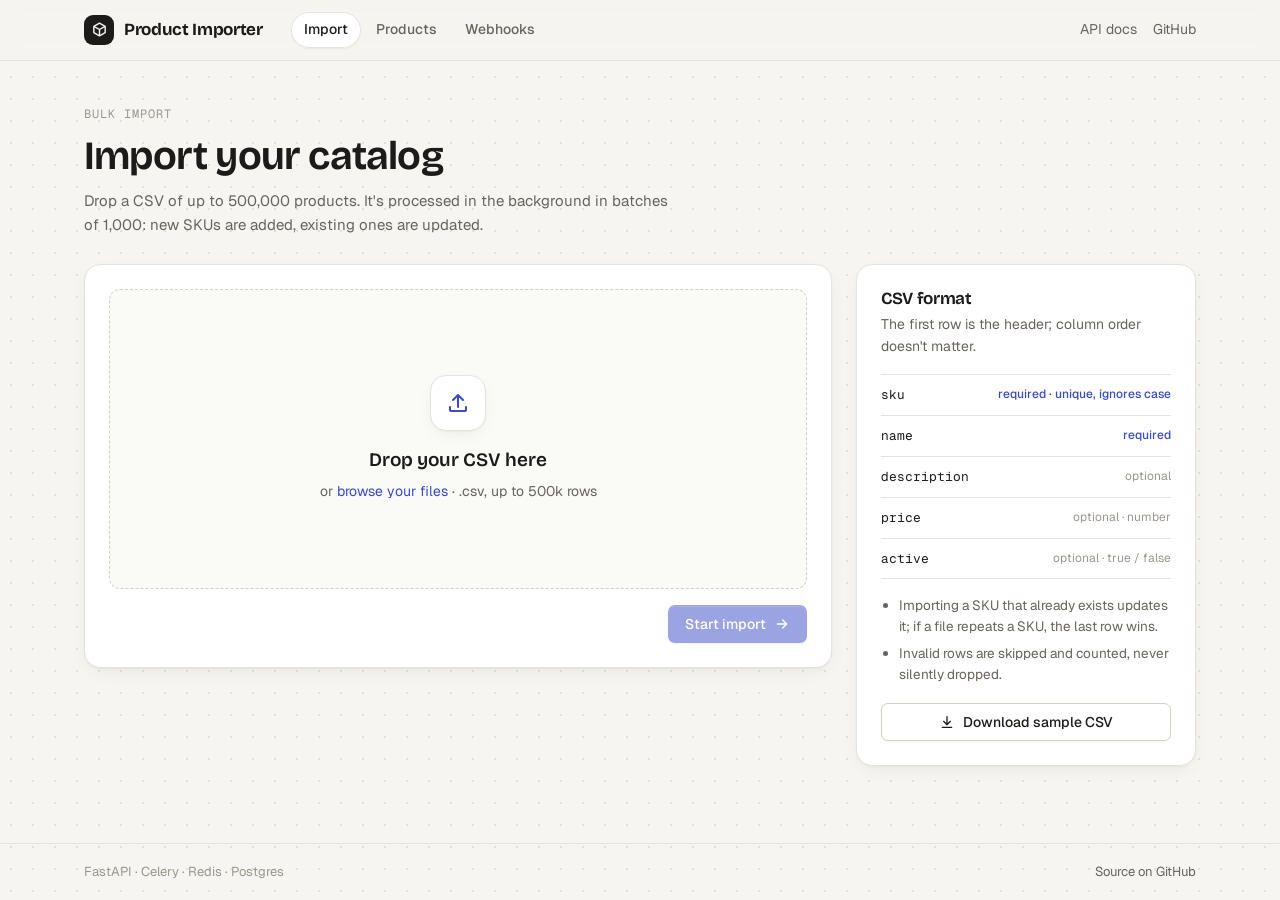
<file: frontend/index.html>
<!DOCTYPE html>
<html lang="en">
<head>
  <meta charset="utf-8">
  <meta name="viewport" content="width=device-width, initial-scale=1">
  <title>Import · Product Importer</title>
  <meta name="description" content="Bulk-import product catalogs from CSV with live progress, then manage products and webhooks.">
  <link rel="icon" href="data:image/svg+xml,%3Csvg xmlns='http://www.w3.org/2000/svg' viewBox='0 0 32 32'%3E%3Crect width='32' height='32' rx='8' fill='%231c1b19'/%3E%3Cpath d='M9 12l7-4 7 4v8l-7 4-7-4z M9 12l7 4 7-4 M16 16v8' fill='none' stroke='%23f6f5f1' stroke-width='2' stroke-linejoin='round'/%3E%3C/svg%3E">
  <link rel="preconnect" href="https://fonts.googleapis.com">
  <link rel="preconnect" href="https://fonts.gstatic.com" crossorigin>
  <link href="https://fonts.googleapis.com/css2?family=Bricolage+Grotesque:opsz,wght@12..96,500..700&family=Geist:wght@400;500;600&family=Geist+Mono:wght@400;500&display=swap" rel="stylesheet">
  <link rel="stylesheet" href="styles.css">
</head>
<body data-page="upload">
  <header class="site-header">
    <div class="header-inner">
      <a class="brand" href="/">
        <span class="brand-mark"><svg viewBox="0 0 24 24" fill="none" stroke="currentColor" stroke-width="2" stroke-linejoin="round"><path d="M4 7.5 12 3l8 4.5v9L12 21l-8-4.5z"/><path d="m4 7.5 8 4.5 8-4.5M12 12v9"/></svg></span>
        Product Importer
      </a>
      <nav class="nav" aria-label="Main">
        <a href="/" aria-current="page">Import</a>
        <a href="/products.html">Products</a>
        <a href="/webhooks.html">Webhooks</a>
      </nav>
      <div class="header-links">
        <a href="/docs">API docs</a>
        <a href="https://github.com/VedPawar1410/product-importer">GitHub</a>
      </div>
    </div>
  </header>

  <main>
    <div class="page-head reveal">
      <div>
        <p class="eyebrow">Bulk import</p>
        <h1 class="page-title">Import your catalog</h1>
        <p class="page-sub">Drop a CSV of up to 500,000 products. It's processed in the background in batches of 1,000: new SKUs are added, existing ones are updated.</p>
      </div>
    </div>

    <div class="upload-grid">
      <section class="card card-pad reveal reveal-2" aria-label="Upload">
        <!-- Stage 1: choose a file -->
        <div id="pickStage">
          <label class="dropzone" id="dropzone">
            <input type="file" id="csvFile" accept=".csv,text/csv" aria-label="Choose a CSV file">
            <span class="drop-icon"><svg viewBox="0 0 24 24" fill="none" stroke="currentColor" stroke-width="2" stroke-linecap="round" stroke-linejoin="round"><path d="M12 16V4M7 9l5-5 5 5"/><path d="M4 16v3a1 1 0 0 0 1 1h14a1 1 0 0 0 1-1v-3"/></svg></span>
            <span class="drop-title">Drop your CSV here</span>
            <span class="drop-sub">or <a>browse your files</a> · .csv, up to 500k rows</span>
          </label>

          <div id="fileChip" class="file-chip" hidden style="margin-top: 16px">
            <span class="file-icon">CSV</span>
            <div class="file-meta">
              <div class="file-name" id="fileName"></div>
              <div class="file-size" id="fileSize"></div>
            </div>
            <button type="button" class="icon-btn" id="clearFileBtn" aria-label="Remove file">
              <svg viewBox="0 0 24 24" fill="none" stroke="currentColor" stroke-width="2" stroke-linecap="round"><path d="M18 6 6 18M6 6l12 12"/></svg>
            </button>
          </div>

          <div class="upload-actions">
            <button type="button" class="btn btn-primary" id="uploadBtn" disabled>
              Start import
              <svg viewBox="0 0 24 24" fill="none" stroke="currentColor" stroke-width="2" stroke-linecap="round" stroke-linejoin="round"><path d="M5 12h14M13 6l6 6-6 6"/></svg>
            </button>
          </div>
        </div>

        <!-- Stage 2: live progress -->
        <div id="progressStage" hidden>
          <div class="progress-head">
            <div class="file-meta">
              <span class="file-icon">CSV</span>
              <div style="min-width: 0">
                <div class="file-name" id="pFileName"></div>
                <div class="file-size" id="pFileSize"></div>
              </div>
            </div>
            <span id="statusPill" class="pill pill-muted" role="status">Uploading</span>
          </div>

          <div class="progress-body">
            <div class="ring" id="ring">
              <svg viewBox="0 0 120 120" aria-hidden="true">
                <circle class="track" cx="60" cy="60" r="52"/>
                <circle class="bar" id="ringBar" cx="60" cy="60" r="52"/>
              </svg>
              <div class="ring-label">
                <div class="pct"><span id="pct">0</span><small>%</small></div>
                <div class="sub" id="ringSub">uploading</div>
              </div>
            </div>
            <div class="stat-grid">
              <div class="stat"><div class="stat-label">Imported</div><div class="stat-value success" id="statOk">0</div></div>
              <div class="stat"><div class="stat-label">Failed</div><div class="stat-value" id="statFailed">0</div></div>
              <div class="stat"><div class="stat-label">Total rows</div><div class="stat-value" id="statTotal">–</div></div>
              <div class="stat"><div class="stat-label">Rows / sec</div><div class="stat-value" id="statRate">–</div></div>
              <div class="stat"><div class="stat-label">Elapsed</div><div class="stat-value" id="statElapsed">0s</div></div>
              <div class="stat"><div class="stat-label">Time left</div><div class="stat-value" id="statEta">–</div></div>
            </div>
          </div>

          <div id="resultBanner" class="result-banner" hidden>
            <p id="resultText"></p>
            <div class="result-actions" id="resultActions"></div>
          </div>
          <p class="wake-hint" id="wakeHint" hidden>The free server sleeps when idle, so the first request can take up to a minute.</p>
        </div>
      </section>

      <aside class="card card-pad reveal reveal-3" aria-label="CSV format">
        <h3>CSV format</h3>
        <p class="modal-text" style="font-size: 14px">The first row is the header; column order doesn't matter.</p>
        <ul class="format-list">
          <li><code>sku</code><span class="req yes">required · unique, ignores case</span></li>
          <li><code>name</code><span class="req yes">required</span></li>
          <li><code>description</code><span class="req">optional</span></li>
          <li><code>price</code><span class="req">optional · number</span></li>
          <li><code>active</code><span class="req">optional · true / false</span></li>
        </ul>
        <ul class="format-notes">
          <li>Importing a SKU that already exists updates it; if a file repeats a SKU, the last row wins.</li>
          <li>Invalid rows are skipped and counted, never silently dropped.</li>
        </ul>
        <a class="btn btn-secondary" href="sample-products.csv" download style="width: 100%">
          <svg viewBox="0 0 24 24" fill="none" stroke="currentColor" stroke-width="2" stroke-linecap="round" stroke-linejoin="round"><path d="M12 4v12M7 11l5 5 5-5M5 20h14"/></svg>
          Download sample CSV
        </a>
      </aside>
    </div>
  </main>

  <footer class="site-footer">
    <div class="footer-inner">
      <span>FastAPI · Celery · Redis · Postgres</span>
      <a href="https://github.com/VedPawar1410/product-importer">Source on GitHub</a>
    </div>
  </footer>

  <div class="toasts" id="toasts" aria-live="polite"></div>
  <script src="app.js"></script>
</body>
</html>
</file>
<file: frontend/styles.css>
/* ==========================================================================
   Product Importer – design system
   Clean light SaaS, "precision instrument": warm paper, hairline borders,
   one cobalt accent, monospace for data. Dark mode follows the OS.
   ========================================================================== */

:root {
  --bg: #f6f5f1;
  --surface: #ffffff;
  --surface-2: #fafaf7;
  --border: #e6e3dc;
  --border-strong: #d4d0c7;
  --text: #1c1b19;
  --muted: #67645d;
  --subtle: #9b978e;
  --dot: #e2dfd7;

  --accent: #3949c7;
  --accent-hover: #2d3bab;
  --accent-soft: #eef0fc;
  --accent-ring: rgba(57, 73, 199, 0.22);

  --success: #127349;
  --success-soft: #e6f4ec;
  --danger: #be3329;
  --danger-hover: #a3291f;
  --danger-soft: #fcecea;
  --warning: #9a5a06;
  --warning-soft: #fbf1e1;

  --radius-sm: 7px;
  --radius: 11px;
  --radius-lg: 16px;
  --shadow-sm: 0 1px 2px rgba(28, 27, 25, 0.05);
  --shadow: 0 1px 2px rgba(28, 27, 25, 0.04), 0 6px 20px -6px rgba(28, 27, 25, 0.08);
  --shadow-lg: 0 2px 6px rgba(28, 27, 25, 0.05), 0 24px 60px -12px rgba(28, 27, 25, 0.22);

  --font-display: "Bricolage Grotesque", ui-sans-serif, system-ui, sans-serif;
  --font-body: "Geist", ui-sans-serif, system-ui, sans-serif;
  --font-mono: "Geist Mono", ui-monospace, "SF Mono", Menlo, monospace;

  --ease: cubic-bezier(0.2, 0.8, 0.2, 1);
  color-scheme: light;
}

@media (prefers-color-scheme: dark) {
  :root {
    --bg: #121211;
    --surface: #1a1a18;
    --surface-2: #1f1f1d;
    --border: #2c2b28;
    --border-strong: #3a3935;
    --text: #efede8;
    --muted: #a9a59c;
    --subtle: #79766e;
    --dot: #22221f;

    --accent: #7d8bff;
    --accent-hover: #97a2ff;
    --accent-soft: rgba(125, 139, 255, 0.12);
    --accent-ring: rgba(125, 139, 255, 0.3);

    --success: #4cc08a;
    --success-soft: rgba(76, 192, 138, 0.12);
    --danger: #f0776c;
    --danger-hover: #f58f86;
    --danger-soft: rgba(240, 119, 108, 0.12);
    --warning: #e7a948;
    --warning-soft: rgba(231, 169, 72, 0.12);

    --shadow-sm: 0 1px 2px rgba(0, 0, 0, 0.3);
    --shadow: 0 1px 2px rgba(0, 0, 0, 0.3), 0 8px 24px -8px rgba(0, 0, 0, 0.5);
    --shadow-lg: 0 24px 60px -12px rgba(0, 0, 0, 0.7);
    color-scheme: dark;
  }
}

/* --- Base ---------------------------------------------------------------- */

*, *::before, *::after { box-sizing: border-box; }

html { -webkit-text-size-adjust: 100%; }

body {
  margin: 0;
  min-height: 100vh;
  display: flex;
  flex-direction: column;
  font-family: var(--font-body);
  font-size: 15px;
  line-height: 1.55;
  color: var(--text);
  background-color: var(--bg);
  /* faint dot grid: graph paper for a data tool */
  background-image: radial-gradient(var(--dot) 1px, transparent 1.2px);
  background-size: 22px 22px;
  -webkit-font-smoothing: antialiased;
}

h1, h2, h3 {
  font-family: var(--font-display);
  font-weight: 650;
  letter-spacing: -0.02em;
  line-height: 1.15;
  margin: 0;
}

a { color: var(--accent); text-decoration: none; }
a:hover { color: var(--accent-hover); }

code, .mono { font-family: var(--font-mono); font-size: 0.92em; }

:focus-visible {
  outline: 2px solid var(--accent);
  outline-offset: 2px;
  border-radius: 4px;
}

[hidden] { display: none !important; }

/* --- Header -------------------------------------------------------------- */

.site-header {
  position: sticky;
  top: 0;
  z-index: 20;
  background: color-mix(in srgb, var(--bg) 82%, transparent);
  backdrop-filter: saturate(1.4) blur(10px);
  -webkit-backdrop-filter: saturate(1.4) blur(10px);
  border-bottom: 1px solid var(--border);
}

.header-inner {
  max-width: 1160px;
  margin: 0 auto;
  padding: 12px 24px;
  display: flex;
  align-items: center;
  gap: 28px;
}

.brand {
  display: flex;
  align-items: center;
  gap: 10px;
  color: var(--text);
  font-family: var(--font-display);
  font-weight: 700;
  font-size: 17px;
  letter-spacing: -0.02em;
}
.brand:hover { color: var(--text); }

.brand-mark {
  width: 30px; height: 30px;
  display: grid; place-items: center;
  border-radius: 9px;
  background: var(--text);
  color: var(--bg);
}
.brand-mark svg { width: 17px; height: 17px; }

.nav { display: flex; gap: 2px; }

.nav a {
  padding: 7px 13px;
  border-radius: 999px;
  color: var(--muted);
  font-size: 14px;
  font-weight: 500;
  transition: color 0.15s, background 0.15s;
}
.nav a:hover { color: var(--text); background: var(--surface-2); }
.nav a[aria-current="page"] {
  color: var(--text);
  background: var(--surface);
  box-shadow: var(--shadow-sm), inset 0 0 0 1px var(--border);
}

.header-links { margin-left: auto; display: flex; gap: 16px; font-size: 14px; }
.header-links a { color: var(--muted); }
.header-links a:hover { color: var(--text); }

/* --- Layout -------------------------------------------------------------- */

main {
  flex: 1;
  width: 100%;
  max-width: 1160px;
  margin: 0 auto;
  padding: 44px 24px 64px;
}

.page-head {
  display: flex;
  align-items: flex-end;
  justify-content: space-between;
  gap: 20px;
  flex-wrap: wrap;
  margin-bottom: 28px;
}

.eyebrow {
  font-family: var(--font-mono);
  font-size: 12px;
  letter-spacing: 0.08em;
  text-transform: uppercase;
  color: var(--subtle);
  margin: 0 0 10px;
}

.page-title { font-size: clamp(30px, 4vw, 40px); }

.page-sub { color: var(--muted); margin: 10px 0 0; max-width: 60ch; }

.card {
  background: var(--surface);
  border: 1px solid var(--border);
  border-radius: var(--radius-lg);
  box-shadow: var(--shadow);
}

.card-pad { padding: 24px; }

.card h3 { font-size: 17px; margin-bottom: 6px; }

.site-footer {
  border-top: 1px solid var(--border);
  color: var(--subtle);
  font-size: 13px;
}
.site-footer .footer-inner {
  max-width: 1160px;
  margin: 0 auto;
  padding: 18px 24px;
  display: flex;
  justify-content: space-between;
  gap: 12px;
  flex-wrap: wrap;
}
.site-footer a { color: var(--muted); }

/* staggered page-load reveal */
.reveal { animation: rise 0.55s var(--ease) both; }
.reveal-2 { animation-delay: 0.07s; }
.reveal-3 { animation-delay: 0.14s; }

@keyframes rise {
  from { opacity: 0; transform: translateY(8px); }
  to { opacity: 1; transform: none; }
}

/* --- Buttons ------------------------------------------------------------- */

.btn {
  display: inline-flex;
  align-items: center;
  justify-content: center;
  gap: 8px;
  height: 38px;
  padding: 0 16px;
  border-radius: var(--radius-sm);
  border: 1px solid transparent;
  font: 500 14px/1 var(--font-body);
  cursor: pointer;
  white-space: nowrap;
  transition: background 0.15s, border-color 0.15s, color 0.15s, transform 0.1s, box-shadow 0.15s;
}
.btn:active:not(:disabled) { transform: translateY(1px); }
.btn:disabled { opacity: 0.5; cursor: not-allowed; }
.btn svg { width: 16px; height: 16px; flex: none; }

.btn-primary {
  background: var(--accent);
  color: #fff;
  box-shadow: 0 1px 2px rgba(28, 27, 25, 0.12), inset 0 1px 0 rgba(255, 255, 255, 0.14);
}
.btn-primary:hover:not(:disabled) { background: var(--accent-hover); color: #fff; }

.btn-secondary {
  background: var(--surface);
  color: var(--text);
  border-color: var(--border-strong);
  box-shadow: var(--shadow-sm);
}
.btn-secondary:hover:not(:disabled) { background: var(--surface-2); border-color: var(--subtle); color: var(--text); }

.btn-ghost { background: transparent; color: var(--muted); }
.btn-ghost:hover:not(:disabled) { color: var(--text); background: var(--surface-2); }

.btn-danger { background: var(--danger); color: #fff; }
.btn-danger:hover:not(:disabled) { background: var(--danger-hover); }

.btn-danger-ghost { background: transparent; color: var(--danger); border-color: var(--border-strong); }
.btn-danger-ghost:hover:not(:disabled) { background: var(--danger-soft); border-color: var(--danger); }

.btn-sm { height: 30px; padding: 0 10px; font-size: 13px; }

.icon-btn {
  width: 30px; height: 30px;
  display: inline-grid; place-items: center;
  border: 0; border-radius: var(--radius-sm);
  background: transparent; color: var(--muted);
  cursor: pointer;
  transition: background 0.15s, color 0.15s;
}
.icon-btn:hover { background: var(--surface-2); color: var(--text); }
.icon-btn.danger:hover { background: var(--danger-soft); color: var(--danger); }
.icon-btn svg { width: 16px; height: 16px; }

.spinner {
  width: 15px; height: 15px;
  border: 2px solid currentColor;
  border-right-color: transparent;
  border-radius: 50%;
  animation: spin 0.7s linear infinite;
}
@keyframes spin { to { transform: rotate(360deg); } }

/* --- Forms --------------------------------------------------------------- */

.field { display: flex; flex-direction: column; gap: 6px; }
.field label, .field-label { font-size: 13px; font-weight: 500; color: var(--muted); }
.field-hint { font-size: 12.5px; color: var(--subtle); }

.input, .select, .textarea {
  width: 100%;
  height: 38px;
  padding: 0 12px;
  border: 1px solid var(--border-strong);
  border-radius: var(--radius-sm);
  background: var(--surface);
  color: var(--text);
  font: 400 14px var(--font-body);
  transition: border-color 0.15s, box-shadow 0.15s;
}
.textarea { height: auto; min-height: 84px; padding: 10px 12px; resize: vertical; }
.input::placeholder, .textarea::placeholder { color: var(--subtle); }
.input:focus, .select:focus, .textarea:focus {
  outline: none;
  border-color: var(--accent);
  box-shadow: 0 0 0 3px var(--accent-ring);
}
.input.mono { font-family: var(--font-mono); font-size: 13.5px; }

.input-icon { position: relative; }
.input-icon svg {
  position: absolute; left: 11px; top: 50%; transform: translateY(-50%);
  width: 15px; height: 15px; color: var(--subtle); pointer-events: none;
}
.input-icon .input { padding-left: 34px; }

.form-error {
  padding: 10px 12px;
  border-radius: var(--radius-sm);
  background: var(--danger-soft);
  color: var(--danger);
  font-size: 13.5px;
}

.switch { display: inline-flex; align-items: center; gap: 10px; cursor: pointer; font-size: 14px; }
.switch input { appearance: none; -webkit-appearance: none; width: 34px; height: 20px; margin: 0; border-radius: 999px; background: var(--border-strong); position: relative; cursor: pointer; transition: background 0.2s; }
.switch input::after { content: ""; position: absolute; top: 2px; left: 2px; width: 16px; height: 16px; border-radius: 50%; background: #fff; box-shadow: var(--shadow-sm); transition: transform 0.2s var(--ease); }
.switch input:checked { background: var(--accent); }
.switch input:checked::after { transform: translateX(14px); }

.segmented {
  display: inline-flex;
  padding: 3px;
  border-radius: var(--radius-sm);
  background: var(--surface-2);
  border: 1px solid var(--border);
}
.segmented button {
  height: 30px;
  padding: 0 12px;
  border: 0;
  border-radius: 5px;
  background: transparent;
  color: var(--muted);
  font: 500 13px var(--font-body);
  cursor: pointer;
}
.segmented button[aria-pressed="true"] { background: var(--surface); color: var(--text); box-shadow: var(--shadow-sm), 0 0 0 1px var(--border); }

/* --- Pills --------------------------------------------------------------- */

.pill {
  display: inline-flex;
  align-items: center;
  gap: 6px;
  padding: 2px 9px;
  border-radius: 999px;
  font-size: 12.5px;
  font-weight: 500;
  line-height: 20px;
  white-space: nowrap;
}
.pill::before { content: ""; width: 6px; height: 6px; border-radius: 50%; background: currentColor; }
.pill-success { background: var(--success-soft); color: var(--success); }
.pill-muted { background: var(--surface-2); color: var(--muted); box-shadow: inset 0 0 0 1px var(--border); }
.pill-danger { background: var(--danger-soft); color: var(--danger); }
.pill-warning { background: var(--warning-soft); color: var(--warning); }
.pill-accent { background: var(--accent-soft); color: var(--accent); }
.pill-live::before { animation: pulse 1.4s ease-in-out infinite; }
@keyframes pulse { 50% { opacity: 0.3; } }

.tag {
  font-family: var(--font-mono);
  font-size: 12.5px;
  padding: 2px 8px;
  border-radius: 6px;
  background: var(--accent-soft);
  color: var(--accent);
  white-space: nowrap;
}

/* --- Upload page --------------------------------------------------------- */

.upload-grid {
  display: grid;
  grid-template-columns: minmax(0, 1fr) 340px;
  gap: 24px;
  align-items: start;
}

.dropzone {
  position: relative;
  display: flex;
  flex-direction: column;
  align-items: center;
  justify-content: center;
  gap: 14px;
  min-height: 300px;
  padding: 40px 24px;
  border: 1.5px dashed var(--border-strong);
  border-radius: var(--radius);
  background: var(--surface-2);
  text-align: center;
  cursor: pointer;
  transition: border-color 0.2s, background 0.2s, transform 0.2s var(--ease);
}
.dropzone:hover { border-color: var(--subtle); }
.dropzone:focus-within { border-color: var(--accent); box-shadow: 0 0 0 3px var(--accent-ring); }
.dropzone.is-dragging {
  border-color: var(--accent);
  background: var(--accent-soft);
  transform: scale(1.01);
}
.dropzone input { position: absolute; inset: 0; width: 100%; height: 100%; opacity: 0; cursor: pointer; }

.drop-icon {
  width: 56px; height: 56px;
  display: grid; place-items: center;
  border-radius: 16px;
  background: var(--surface);
  border: 1px solid var(--border);
  box-shadow: var(--shadow);
  color: var(--accent);
  transition: transform 0.3s var(--ease);
}
.dropzone:hover .drop-icon, .dropzone.is-dragging .drop-icon { transform: translateY(-3px); }
.drop-icon svg { width: 24px; height: 24px; }
.drop-title { font-family: var(--font-display); font-size: 19px; font-weight: 600; }
.drop-sub { color: var(--muted); font-size: 14px; margin-top: -8px; }

.file-chip {
  display: flex;
  align-items: center;
  gap: 12px;
  padding: 12px 14px;
  border: 1px solid var(--border);
  border-radius: var(--radius);
  background: var(--surface);
  animation: rise 0.3s var(--ease) both;
}
.file-icon {
  width: 36px; height: 36px; flex: none;
  display: grid; place-items: center;
  border-radius: 9px;
  background: var(--success-soft); color: var(--success);
  font: 600 10.5px var(--font-mono);
}
.file-meta { flex: 1; min-width: 0; }
.file-name { font-weight: 500; overflow: hidden; text-overflow: ellipsis; white-space: nowrap; }
.file-size { font-family: var(--font-mono); font-size: 12.5px; color: var(--subtle); }

.upload-actions { display: flex; justify-content: flex-end; gap: 10px; margin-top: 16px; }

/* progress panel */
.progress-head { display: flex; align-items: center; justify-content: space-between; gap: 12px; margin-bottom: 22px; }
.progress-head .file-meta { display: flex; align-items: center; gap: 12px; }

.progress-body { display: flex; align-items: center; gap: 32px; }

.ring { position: relative; width: 132px; height: 132px; flex: none; }
.ring svg { width: 100%; height: 100%; transform: rotate(-90deg); }
.ring circle { fill: none; stroke-width: 9; }
.ring .track { stroke: var(--border); }
.ring .bar { stroke: var(--accent); stroke-linecap: round; transition: stroke-dashoffset 0.6s var(--ease), stroke 0.3s; }
.ring.done .bar { stroke: var(--success); }
.ring.failed .bar { stroke: var(--danger); }
.ring-label {
  position: absolute; inset: 0;
  display: flex; flex-direction: column; align-items: center; justify-content: center;
}
.ring-label .pct { font: 600 30px/1 var(--font-display); letter-spacing: -0.03em; font-variant-numeric: tabular-nums; }
.ring-label .pct small { font-size: 16px; color: var(--muted); }
.ring-label .sub { font-size: 12px; color: var(--subtle); margin-top: 4px; }

.stat-grid { flex: 1; display: grid; grid-template-columns: repeat(3, minmax(0, 1fr)); gap: 1px; background: var(--border); border: 1px solid var(--border); border-radius: var(--radius); overflow: hidden; }
.stat { background: var(--surface); padding: 14px 16px; }
.stat-label { font-size: 11.5px; color: var(--subtle); text-transform: uppercase; letter-spacing: 0.06em; font-family: var(--font-mono); }
.stat-value { font: 500 21px/1.3 var(--font-mono); letter-spacing: -0.02em; margin-top: 4px; font-variant-numeric: tabular-nums; }
.stat-value.success { color: var(--success); }
.stat-value.danger { color: var(--danger); }

.result-banner {
  display: flex; align-items: center; justify-content: space-between; gap: 16px; flex-wrap: wrap;
  margin-top: 22px; padding: 14px 16px;
  border-radius: var(--radius);
  animation: rise 0.4s var(--ease) both;
}
.result-banner.success { background: var(--success-soft); color: var(--success); }
.result-banner.failed { background: var(--danger-soft); color: var(--danger); }
.result-banner p { margin: 0; font-weight: 500; }
.result-actions { display: flex; gap: 8px; }

.wake-hint { margin: 14px 0 0; font-size: 13px; color: var(--subtle); text-align: center; }

/* format card */
.format-list { list-style: none; margin: 16px 0; padding: 0; border-top: 1px solid var(--border); }
.format-list li { display: flex; justify-content: space-between; align-items: center; gap: 12px; padding: 10px 0; border-bottom: 1px solid var(--border); font-size: 14px; }
.format-list .req { font-size: 12px; color: var(--subtle); }
.format-list .req.yes { color: var(--accent); font-weight: 500; }
.format-notes { margin: 0 0 18px; padding-left: 18px; color: var(--muted); font-size: 13.5px; }
.format-notes li + li { margin-top: 6px; }

/* --- Toolbar + tables ------------------------------------------------------ */

.toolbar {
  display: flex;
  align-items: center;
  gap: 10px;
  flex-wrap: wrap;
  padding: 14px 16px;
  border-bottom: 1px solid var(--border);
}
.toolbar .input-icon { width: 220px; }
.toolbar .spacer { flex: 1; }

.table-wrap { overflow-x: auto; }

.table { width: 100%; border-collapse: collapse; font-size: 14px; }
.table th {
  padding: 10px 16px;
  background: var(--surface-2);
  border-bottom: 1px solid var(--border);
  color: var(--subtle);
  font: 500 11.5px var(--font-mono);
  letter-spacing: 0.06em;
  text-transform: uppercase;
  text-align: left;
  white-space: nowrap;
}
.table td { padding: 12px 16px; border-bottom: 1px solid var(--border); vertical-align: middle; }
.table tbody tr { transition: background 0.12s; }
.table tbody tr:hover { background: var(--surface-2); }
.table tbody tr:last-child td { border-bottom: 0; }
.table .num { text-align: right; font-family: var(--font-mono); font-variant-numeric: tabular-nums; white-space: nowrap; }
.table .actions { width: 1%; white-space: nowrap; text-align: right; }
.row-actions { display: inline-flex; gap: 2px; opacity: 0.4; transition: opacity 0.15s; }
.table tr:hover .row-actions, .row-actions:focus-within { opacity: 1; }

.cell-sku { font-family: var(--font-mono); font-size: 13px; font-weight: 500; white-space: nowrap; }
.cell-name { font-weight: 500; }
.cell-desc { color: var(--subtle); font-size: 13px; max-width: 46ch; overflow: hidden; text-overflow: ellipsis; white-space: nowrap; }
.cell-muted { color: var(--subtle); font-size: 13px; white-space: nowrap; }
.cell-url { font-family: var(--font-mono); font-size: 13px; max-width: 42ch; overflow: hidden; text-overflow: ellipsis; white-space: nowrap; }

.skeleton {
  display: block; height: 12px; border-radius: 6px;
  background: linear-gradient(90deg, var(--surface-2) 0%, var(--border) 50%, var(--surface-2) 100%);
  background-size: 200% 100%;
  animation: shimmer 1.3s ease-in-out infinite;
}
@keyframes shimmer { from { background-position: 100% 0; } to { background-position: -100% 0; } }

.empty { padding: 64px 24px; text-align: center; color: var(--muted); }
.empty-icon {
  width: 48px; height: 48px; margin: 0 auto 14px;
  display: grid; place-items: center;
  border-radius: 14px; background: var(--surface-2); border: 1px solid var(--border);
  color: var(--subtle);
}
.empty-icon svg { width: 22px; height: 22px; }
.empty h3 { color: var(--text); font-size: 17px; margin-bottom: 6px; }
.empty p { margin: 0 auto 18px; max-width: 42ch; font-size: 14px; }

.pagination {
  display: flex; align-items: center; justify-content: space-between; gap: 12px; flex-wrap: wrap;
  padding: 12px 16px;
  border-top: 1px solid var(--border);
  font-size: 13.5px; color: var(--muted);
}
.pagination .mono { color: var(--text); }
.pager { display: flex; gap: 6px; align-items: center; }

.count-badge {
  font: 500 13px var(--font-mono);
  padding: 3px 9px;
  border-radius: 999px;
  background: var(--surface);
  border: 1px solid var(--border);
  color: var(--muted);
  vertical-align: middle;
  margin-left: 8px;
  letter-spacing: 0;
}

/* --- Webhooks ------------------------------------------------------------- */

.event-explainer { display: flex; gap: 14px; align-items: flex-start; padding: 18px 20px; margin-bottom: 20px; }
.ex-icon { width: 34px; height: 34px; flex: none; display: grid; place-items: center; border-radius: 10px; background: var(--accent-soft); color: var(--accent); }
.ex-icon svg { width: 17px; height: 17px; }
.event-explainer p { margin: 0; color: var(--muted); font-size: 14px; }
.event-explainer pre {
  margin: 10px 0 0; padding: 10px 12px;
  border-radius: var(--radius-sm); background: var(--surface-2); border: 1px solid var(--border);
  font: 12.5px/1.6 var(--font-mono); color: var(--text); overflow-x: auto;
}

.cell-delivery { white-space: nowrap; }
.cell-delivery .pill { margin-right: 8px; font-family: var(--font-mono); font-size: 12px; }

/* delivery history dialog */
.history-url { margin: 4px 0 0; font: 12.5px var(--font-mono); color: var(--subtle); overflow-wrap: anywhere; }
.history-body { max-height: min(60vh, 520px); overflow-y: auto; gap: 8px; }
.history-list { list-style: none; margin: 0; padding: 0; display: grid; gap: 8px; }
.history-item {
  display: grid; grid-template-columns: auto 1fr auto; align-items: center; gap: 12px;
  padding: 10px 12px; border: 1px solid var(--border); border-radius: var(--radius-sm); background: var(--surface-2);
  animation: rise 0.3s var(--ease) both;
}
.history-item .pill { font-family: var(--font-mono); font-size: 12px; }
.history-meta { display: flex; flex-direction: column; gap: 2px; min-width: 0; font-size: 13.5px; }
.history-error { color: var(--danger); font-size: 12.5px; overflow-wrap: anywhere; }

/* --- Modal (native <dialog>) --------------------------------------------- */

dialog.modal {
  width: min(520px, calc(100vw - 32px));
  padding: 0;
  border: 1px solid var(--border);
  border-radius: var(--radius-lg);
  background: var(--surface);
  color: var(--text);
  box-shadow: var(--shadow-lg);
}
dialog.modal.modal-wide { width: min(640px, calc(100vw - 32px)); }
dialog.modal[open] { animation: pop 0.22s var(--ease); }
dialog.modal::backdrop { background: rgba(20, 19, 17, 0.38); backdrop-filter: blur(3px); }
@keyframes pop { from { opacity: 0; transform: translateY(8px) scale(0.98); } }

.modal-head { display: flex; align-items: center; justify-content: space-between; padding: 18px 22px 0; }
.modal-head h2 { font-size: 20px; }
.modal-body { padding: 18px 22px; display: grid; gap: 16px; }
.modal-body .row { display: grid; grid-template-columns: 1fr 1fr; gap: 14px; }
.modal-foot { display: flex; justify-content: flex-end; gap: 10px; padding: 14px 22px; border-top: 1px solid var(--border); background: var(--surface-2); border-radius: 0 0 var(--radius-lg) var(--radius-lg); }
.modal-text { margin: 0; color: var(--muted); }

/* --- Toasts ---------------------------------------------------------------- */

.toasts {
  position: fixed; z-index: 50; right: 20px; bottom: 20px;
  display: flex; flex-direction: column; gap: 10px;
  width: min(380px, calc(100vw - 40px));
}
.toast {
  display: flex; gap: 10px; align-items: flex-start;
  padding: 12px 14px;
  border: 1px solid var(--border);
  border-radius: var(--radius);
  background: var(--surface);
  box-shadow: var(--shadow-lg);
  font-size: 14px;
  animation: toast-in 0.3s var(--ease);
}
.toast.leaving { animation: toast-out 0.25s ease forwards; }
.t-dot { width: 8px; height: 8px; margin-top: 7px; border-radius: 50%; flex: none; background: var(--accent); }
.toast.success .t-dot { background: var(--success); }
.toast.error .t-dot { background: var(--danger); }
.toast.info .t-dot { background: var(--warning); }
@keyframes toast-in { from { opacity: 0; transform: translateY(10px); } }
@keyframes toast-out { to { opacity: 0; transform: translateX(16px); } }

/* --- Responsive & motion --------------------------------------------------- */

@media (max-width: 900px) {
  .upload-grid { grid-template-columns: 1fr; }
}

@media (max-width: 680px) {
  .header-inner { flex-wrap: wrap; gap: 10px 16px; padding: 10px 16px; }
  .header-links { display: none; }
  .nav { order: 3; width: 100%; overflow-x: auto; }
  main { padding: 28px 16px 48px; }
  .progress-body { flex-direction: column; align-items: stretch; gap: 20px; }
  .ring { margin: 0 auto; }
  .stat-grid { grid-template-columns: repeat(2, minmax(0, 1fr)); }
  .toolbar .input-icon { width: 100%; }
  .modal-body .row { grid-template-columns: 1fr; }
  .row-actions { opacity: 1; }
}

@media (prefers-reduced-motion: reduce) {
  *, *::before, *::after { animation-duration: 0.01ms !important; animation-iteration-count: 1 !important; transition-duration: 0.01ms !important; }
}
</file>
